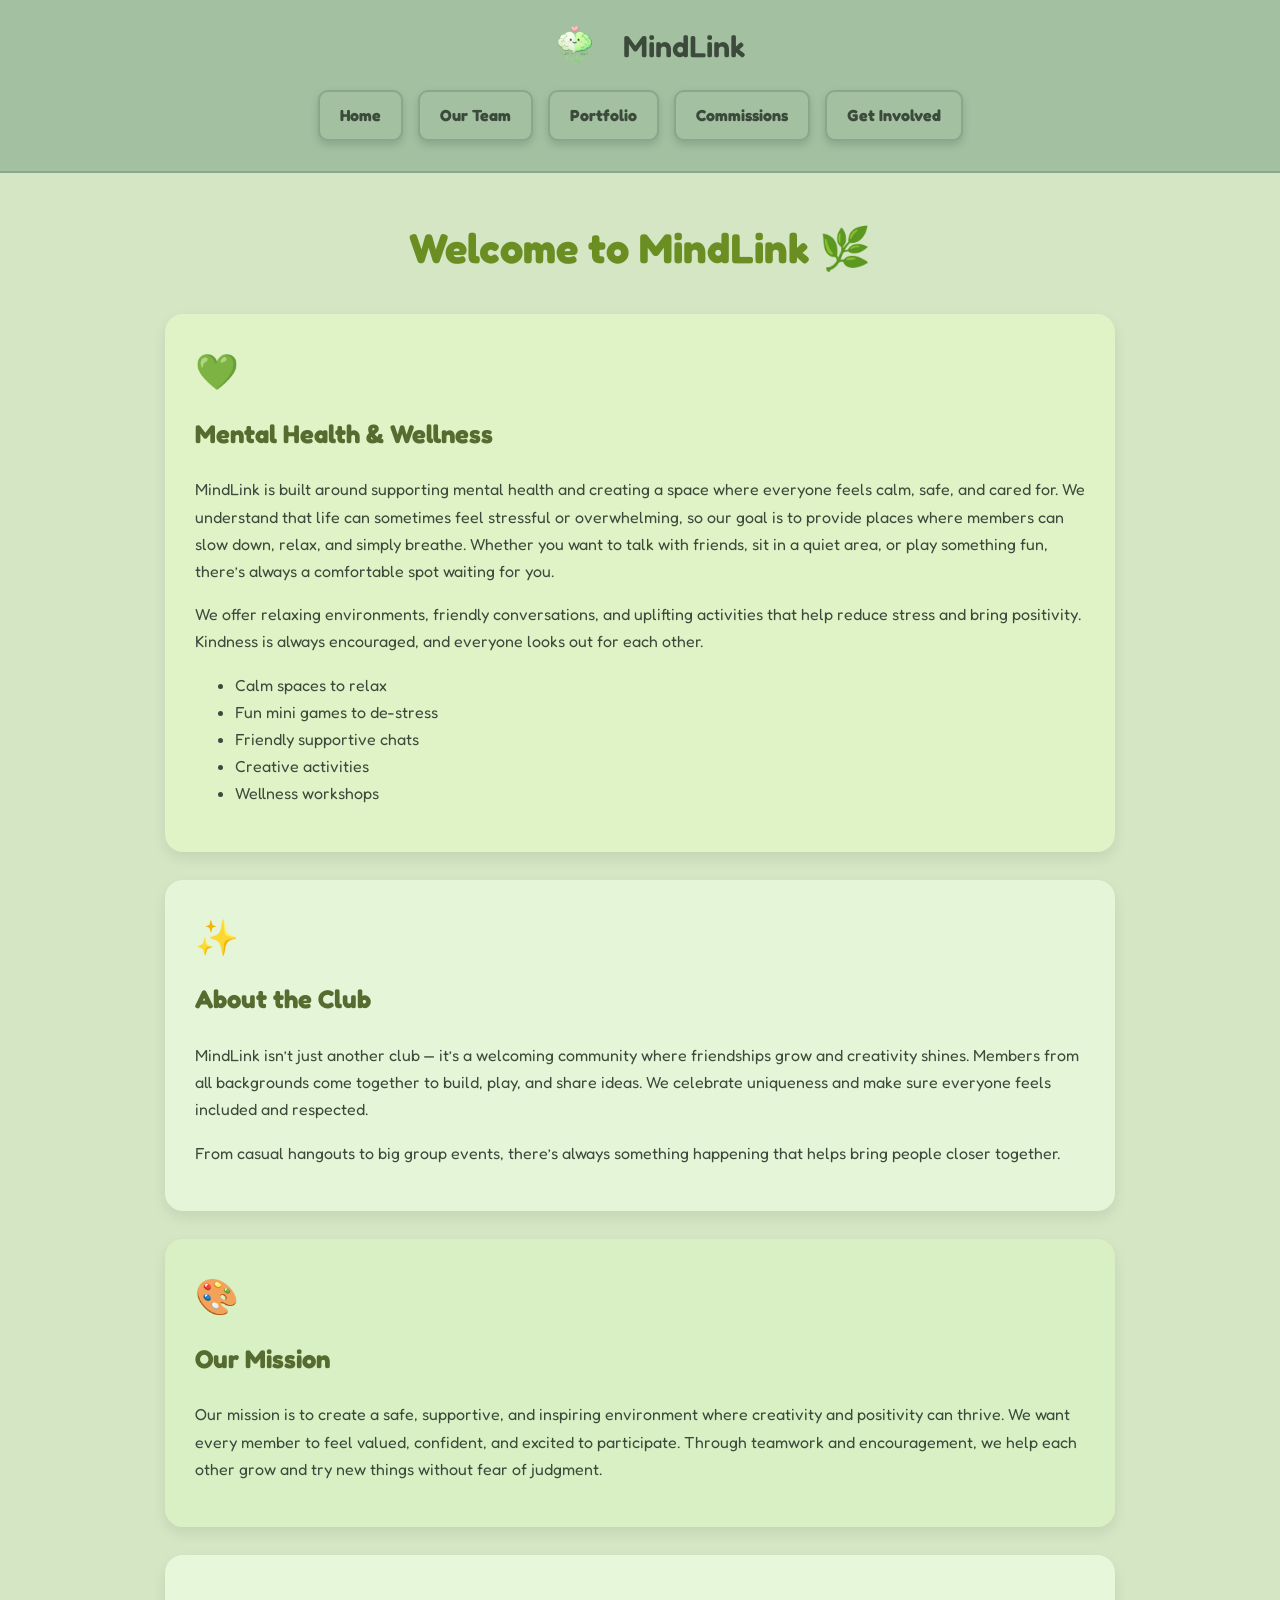
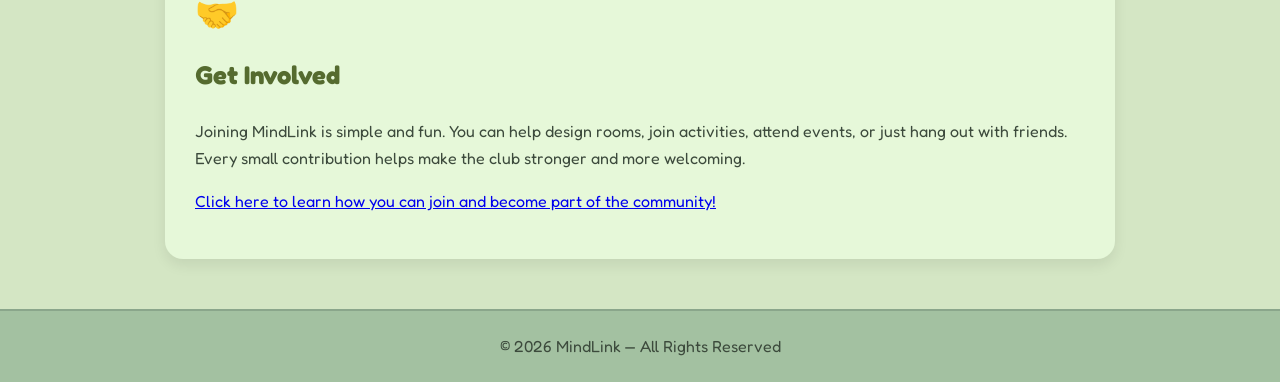
<file: MyWebsite/index.html>
<!DOCTYPE html>
<html lang="en">
<head>
<meta charset="UTF-8">
<meta name="viewport" content="width=device-width, initial-scale=1.0">
<title>MindLink | Home</title>

<link href="https://fonts.googleapis.com/css2?family=Fredoka:wght@400;500;600&display=swap" rel="stylesheet">

<style>
/* ========= BASE ========= */
body{
  font-family:'Fredoka', sans-serif;
  background:#d4e6c4;
  margin:0;
  color:#3c4a3c;
  line-height:1.7;
}

/* ========= NAV ========= */
nav{
  background:#a3c1a1; /* homepage style navbar */
  padding:20px 0 30px;
  text-align:center;
  border-bottom:2px solid #8aa68b;
}

.logo-wrap{
  display:flex;
  justify-content:center;
  align-items:center;
  gap:10px;
  margin-bottom:18px;
}

.logo-wrap img{
  height:52px;
}

.brand{
  font-size:1.9em;
  font-weight:600;
}

/* ========= NAV BUTTONS (Updated to match Our Team) ========= */
.nav-buttons{
  display:flex;
  justify-content:center;
  gap:15px;
  flex-wrap:wrap;
}

.nav-buttons a{
  display:inline-block;
  text-decoration:none;
  background-color:#a3c1a1;       /* homepage button background */
  color:#3c4a3c;                  /* text color */
  border:2px solid #8aa68b;       /* border */
  padding:10px 20px;
  font-size:16px;
  font-weight:bold;
  border-radius:10px;
  cursor:pointer;
  box-shadow:0 4px 8px rgba(0,0,0,0.15);
  transition: all 0.3s ease;
}

.nav-buttons a:hover{
  background-color:#8aa68b;       /* hover background */
  color:#ffffff;                  /* hover text */
  transform: translateY(-2px) scale(1.05);
  box-shadow:0 6px 12px rgba(0,0,0,0.25);
}

/* ========= CONTENT ========= */
.container{
  max-width:950px;
  margin:40px auto;
  padding:0 20px;
}

h1{
  text-align:center;
  font-size:2.6em;
  color:#6b8e23;
  margin-bottom:30px;
}

/* ========= BIG BOXES ========= */
.card{
  background:#e6f8d9;
  border-radius:18px;
  padding:28px 30px;
  margin-bottom:28px;
  box-shadow:0 6px 14px rgba(0,0,0,0.08);
}

.card:nth-child(2){ background:#dff3c6; }
.card:nth-child(3){ background:#e4f5d8; }
.card:nth-child(4){ background:#d9f0c5; }

.card h2{
  margin-top:0;
  color:#556b2f;
  font-size:1.6em;
}

.icon{
  font-size:2.2em;
  margin-bottom:10px;
}

ul{
  margin-top:10px;
}

/* footer */
footer{
  text-align:center;
  background:#a3c1a1;
  padding:22px;
  border-top:2px solid #8aa68b;
  margin-top:50px;
}
</style>
</head>

<body>

<!-- ========= NAVBAR ========= -->
<nav>
  <div class="logo-wrap">
    <img src="logo.png" alt="MindLink Logo">
    <div class="brand">MindLink</div>
  </div>

  <div class="nav-buttons">
    <a href="index.html">Home</a>
    <a href="team.html">Our Team</a>
    <a href="portfolio.html">Portfolio</a>
    <a href="commissions.html">Commissions</a>
    <a href="involved.html">Get Involved</a>
  </div>
</nav>

<!-- ========= PAGE ========= -->
<div class="container">

<h1>Welcome to MindLink 🌿</h1>

<!-- BOX 1 -->
<div class="card">
<div class="icon">💚</div>
<h2>Mental Health & Wellness</h2>
<p>
MindLink is built around supporting mental health and creating a space where everyone feels calm, safe, and cared for. 
We understand that life can sometimes feel stressful or overwhelming, so our goal is to provide places where members 
can slow down, relax, and simply breathe. Whether you want to talk with friends, sit in a quiet area, or play something fun, 
there’s always a comfortable spot waiting for you.
</p>

<p>
We offer relaxing environments, friendly conversations, and uplifting activities that help reduce stress and bring positivity. 
Kindness is always encouraged, and everyone looks out for each other.
</p>

<ul>
<li>Calm spaces to relax</li>
<li>Fun mini games to de-stress</li>
<li>Friendly supportive chats</li>
<li>Creative activities</li>
<li>Wellness workshops</li>
</ul>
</div>

<!-- BOX 2 -->
<div class="card">
<div class="icon">✨</div>
<h2>About the Club</h2>
<p>
MindLink isn’t just another club — it’s a welcoming community where friendships grow and creativity shines. 
Members from all backgrounds come together to build, play, and share ideas. We celebrate uniqueness and make sure 
everyone feels included and respected.
</p>

<p>
From casual hangouts to big group events, there’s always something happening that helps bring people closer together.
</p>
</div>

<!-- BOX 3 -->
<div class="card">
<div class="icon">🎨</div>
<h2>Our Mission</h2>
<p>
Our mission is to create a safe, supportive, and inspiring environment where creativity and positivity can thrive. 
We want every member to feel valued, confident, and excited to participate. Through teamwork and encouragement, 
we help each other grow and try new things without fear of judgment.
</p>
</div>

<!-- BOX 4 -->
<div class="card">
<div class="icon">🤝</div>
<h2>Get Involved</h2>
<p>
Joining MindLink is simple and fun. You can help design rooms, join activities, attend events, or just hang out with friends. 
Every small contribution helps make the club stronger and more welcoming.
</p>

<p>
<a href="involved.html">Click here to learn how you can join and become part of the community!</a>
</p>
</div>

</div>

<footer>
© 2026 MindLink — All Rights Reserved
</footer>

</body>
</html>
</file>
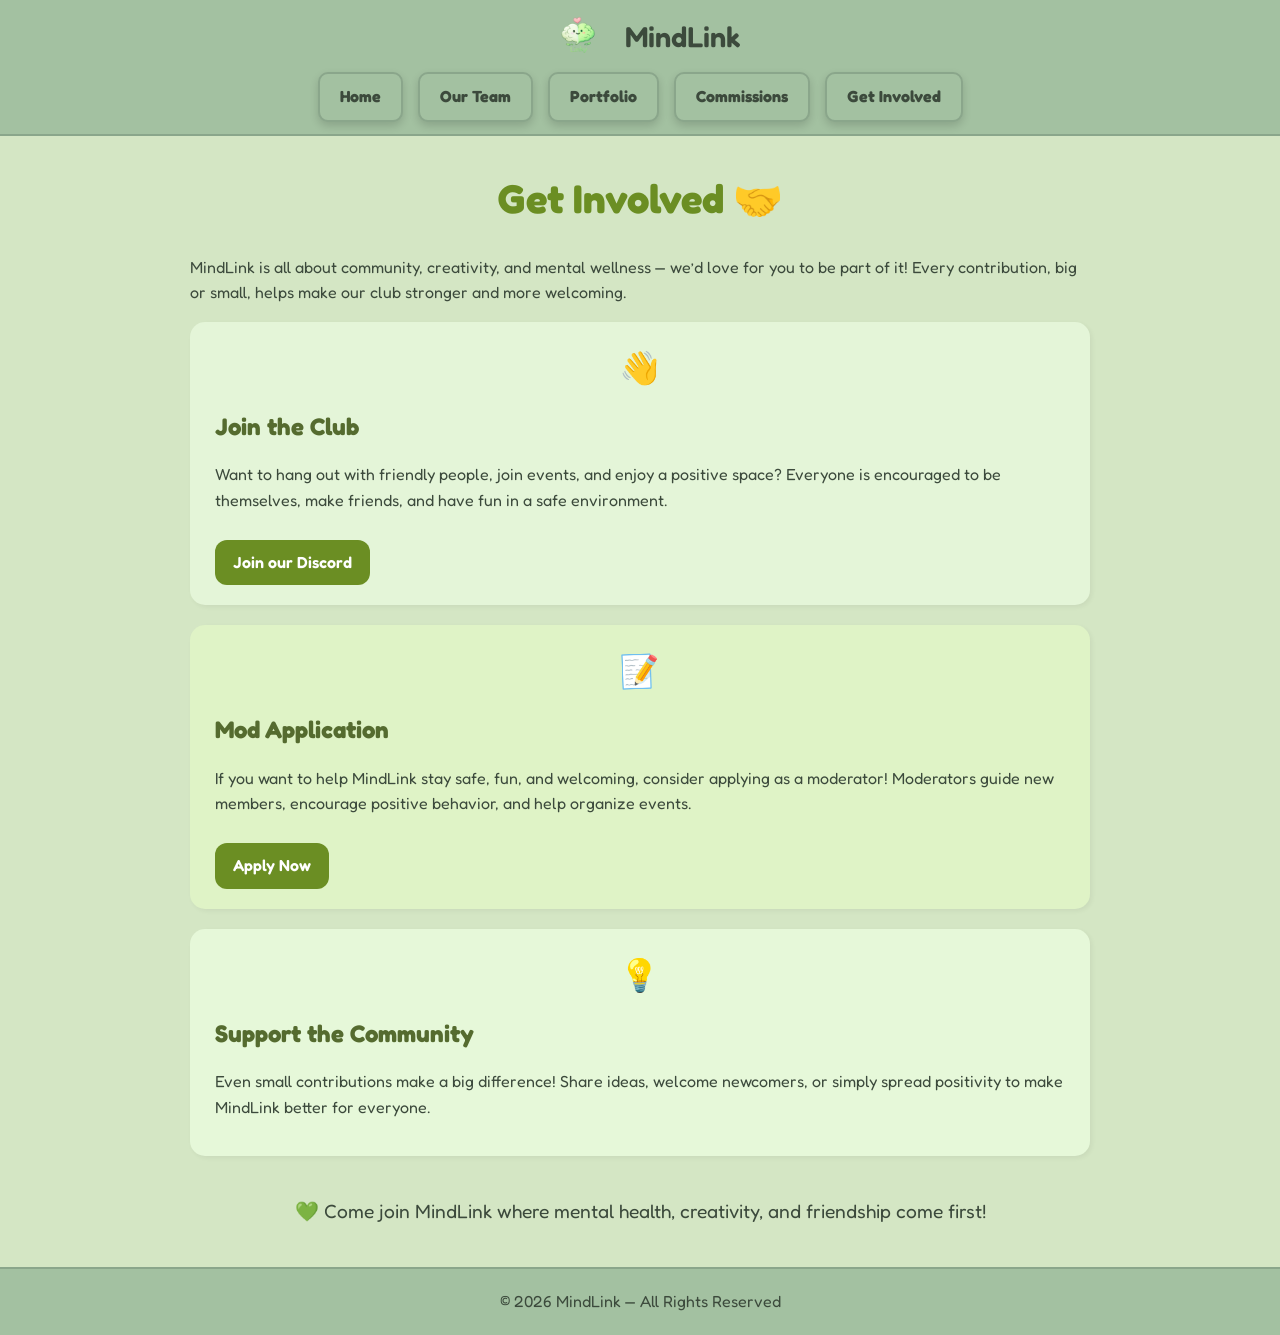
<file: MyWebsite/involved.html>
<!DOCTYPE html>
<html lang="en">
<head>
<meta charset="UTF-8">
<meta name="viewport" content="width=device-width, initial-scale=1.0">
<title>MindLink | Get Involved</title>
<link href="https://fonts.googleapis.com/css2?family=Fredoka:wght@400;500;600&display=swap" rel="stylesheet">

<style>
/* --- General Body --- */
body {
  font-family:'Fredoka', sans-serif;
  background:#d4e6c4;
  margin:0;
  color:#3c4a3c;
  line-height:1.6;
}
a { color:#6b8e23; text-decoration:none; }
a:hover { text-decoration:underline; }

/* --- Navigation --- */
nav {
  display:flex;
  flex-direction:column;
  align-items:center;
  padding:12px 20px;
  background:#a3c1a1;
  border-bottom:2px solid #8aa68b;
  font-weight:600;
}
nav .logo-wrap { display:flex; align-items:center; margin-bottom:10px; }
nav .logo-wrap img { height:50px; margin-right:10px; transform:rotate(-3deg); }
nav .brand { font-size:1.8em; color:#3c4a3c; }

/* --- Nav Buttons (Updated to match homepage style) --- */
.nav-buttons {
  display:flex;
  justify-content:center;
  gap:15px;
  flex-wrap:wrap;
}

.nav-buttons a {
  display:inline-block;
  text-decoration:none;
  background-color:#a3c1a1;       /* button background */
  color:#3c4a3c;                  /* text color */
  border:2px solid #8aa68b;       /* border */
  padding:10px 20px;
  font-size:16px;
  font-weight:bold;
  border-radius:10px;
  cursor:pointer;
  box-shadow:0 4px 8px rgba(0,0,0,0.15);
  transition: all 0.3s ease;
}

.nav-buttons a:hover {
  background-color:#8aa68b;       /* hover background */
  color:#ffffff;                  /* hover text */
  transform: translateY(-2px) scale(1.05);
  box-shadow:0 6px 12px rgba(0,0,0,0.25);
}

/* --- Main Content --- */
.container { max-width:900px; margin:30px auto; padding:0 20px; }
h1 { font-size:2.5em; color:#6b8e23; margin-bottom:25px; text-align:center; }
h2 { font-size:1.5em; color:#556b2f; margin-top:15px; margin-bottom:10px; }

.flex-column { display:flex; flex-direction:column; gap:20px; }
.card { border-radius:15px; padding:20px 25px; box-shadow:2px 2px 5px rgba(0,0,0,0.05); }
.card:nth-child(1) { background:#e4f5d8; }
.card:nth-child(2) { background:#dff3c6; }
.card:nth-child(3) { background:#e6f8d9; }
.card .icon { display:block; font-size:2em; text-align:center; margin-bottom:10px; transform:rotate(-2deg); }

/* Buttons inside cards */
.button {
  display:inline-block;
  background:#6b8e23;
  color:#fff;
  padding:10px 18px;
  border-radius:12px;
  margin-top:10px;
  font-weight:600;
  transition: background 0.3s;
  text-decoration:none;
}
.button:hover { background:#556b2f; }

/* --- Footer --- */
footer { text-align:center; background:#a3c1a1; color:#3c4a3c; padding:20px; border-top:2px solid #8aa68b; margin-top:40px; }
</style>
</head>
<body>

<!-- NAVBAR -->
<nav>
  <div class="logo-wrap">
    <img src="logo.png" alt="MindLink Logo">
    <div class="brand">MindLink</div>
  </div>

  <div class="nav-buttons">
    <a href="index.html">Home</a>
    <a href="creators.html">Our Team</a>
    <a href="portfolio.html">Portfolio</a>
    <a href="commissions.html">Commissions</a>
    <a href="involved.html">Get Involved</a>
  </div>
</nav>

<!-- PAGE CONTENT -->
<div class="container">
  <h1>Get Involved 🤝</h1>
  <p>MindLink is all about community, creativity, and mental wellness — we’d love for you to be part of it! Every contribution, big or small, helps make our club stronger and more welcoming.</p>

  <div class="flex-column">
    <div class="card">
      <div class="icon">👋</div>
      <h2>Join the Club</h2>
      <p>Want to hang out with friendly people, join events, and enjoy a positive space? Everyone is encouraged to be themselves, make friends, and have fun in a safe environment.</p>
      <a href="https://discord.gg/JAqHMHXr52" target="_blank" class="button">Join our Discord</a>
    </div>

    <div class="card">
      <div class="icon">📝</div>
      <h2>Mod Application</h2>
      <p>If you want to help MindLink stay safe, fun, and welcoming, consider applying as a moderator! Moderators guide new members, encourage positive behavior, and help organize events.</p>
      <a href="https://docs.google.com/forms/d/e/1FAIpQLSfD69OJ214V8zVMriM_uzRXUfJ7S1RENLSs1EujWtddCPed2Q/viewform" target="_blank" class="button">Apply Now</a>
    </div>

    <div class="card">
      <div class="icon">💡</div>
      <h2>Support the Community</h2>
      <p>Even small contributions make a big difference! Share ideas, welcome newcomers, or simply spread positivity to make MindLink better for everyone.</p>
    </div>
  </div>

  <p style="text-align:center; font-size:1.2em; margin-top:40px;">💚 Come join MindLink where mental health, creativity, and friendship come first!</p>
</div>

<!-- FOOTER -->
<footer>
© 2026 MindLink — All Rights Reserved
</footer>

</body>
</html>
</file>
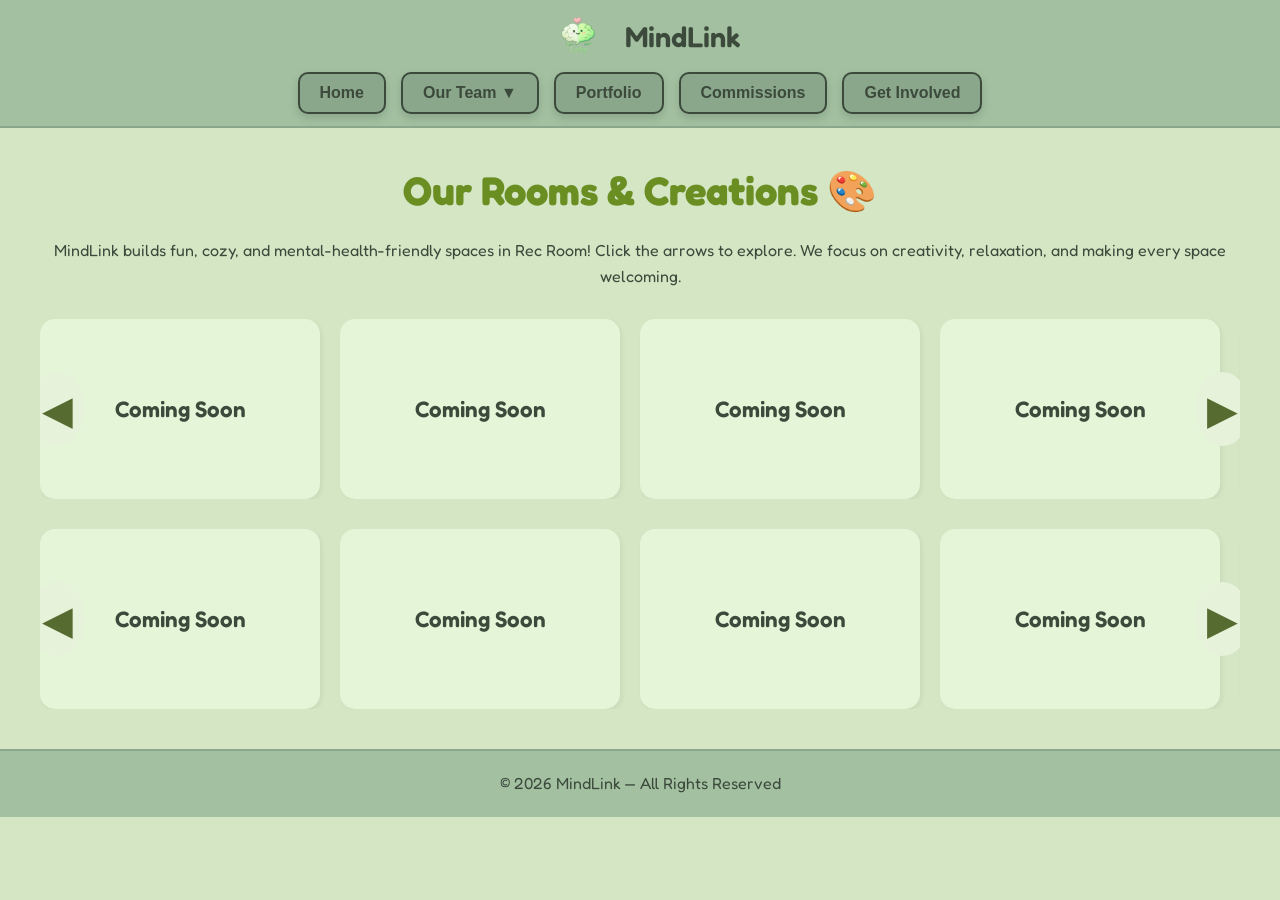
<file: MyWebsite/portfolio.html>
<!DOCTYPE html>
<html lang="en">
<head>
<meta charset="UTF-8">
<meta name="viewport" content="width=device-width, initial-scale=1.0">
<title>MindLink | Portfolio</title>
<link href="https://fonts.googleapis.com/css2?family=Fredoka:wght@400;500;600&display=swap" rel="stylesheet">
<style>
body { font-family:'Fredoka', sans-serif; background:#d4e6c4; margin:0; color:#3c4a3c; line-height:1.6; }
a { color:#6b8e23; text-decoration:none; } 
a:hover { text-decoration:underline; }

/* --- Navigation --- */
nav { display:flex; flex-direction:column; align-items:center; padding:12px 20px; background:#a3c1a1; border-bottom:2px solid #8aa68b; font-weight:600; }
nav .logo-wrap { display:flex; align-items:center; margin-bottom:10px; }
nav .logo-wrap img { height:50px; margin-right:10px; transform:rotate(-3deg); }
nav .brand { font-size:1.8em; color:#3c4a3c; }

/* --- Nav Buttons --- */
.nav-buttons { display:flex; justify-content:center; gap:15px; flex-wrap:wrap; }
.nav-buttons button, .dropbtn {
  background: #8aa68b;
  color:#3c4a3c;
  border:2px solid #3c4a3c;
  padding:10px 20px;
  font-size:16px;
  font-weight:bold;
  border-radius:10px;
  cursor:pointer;
  box-shadow:0 4px 10px rgba(0,0,0,0.15);
  transition: all 0.3s ease;
}
.nav-buttons button:hover, .dropbtn:hover {
  background:#a3c1a1;
  transform: translateY(-2px) scale(1.05);
  box-shadow:0 6px 15px rgba(0,0,0,0.25);
}

/* --- Dropdown --- */
.dropdown { position:relative; display:inline-block; }
.dropdown-content {
  display:none;
  position:absolute;
  background:#8aa68b;
  min-width:160px;
  border-radius:10px;
  overflow:hidden;
  top:110%;
  z-index:100;
}
.dropdown-content a {
  display:block;
  padding:10px;
  color:#3c4a3c;
  text-decoration:none;
  font-weight:600;
  border-bottom:1px solid #8aa68b;
}
.dropdown-content a:last-child { border-bottom:none; }
.dropdown-content.show { display:block; }

/* --- Page Content --- */
.container { max-width:1200px; margin:30px auto; padding:0 20px; text-align:center; }
h1 { font-size:2.5em; color:#6b8e23; margin-bottom:15px; }
p { font-size:1em; margin-bottom:25px; }

/* Carousel */
.carousel-container { position:relative; overflow:hidden; margin:30px 0; }
.carousel-track { display:flex; transition: transform 0.4s ease; }
.card { min-width:280px; height:180px; margin-right:20px; background:#e4f5d8; border-radius:15px; box-shadow:2px 2px 5px rgba(0,0,0,0.05); display:flex; justify-content:center; align-items:center; font-size:1.4em; font-weight:600; cursor:default; flex-shrink:0; transition: transform 0.2s, background 0.2s; }
.card:hover { transform:translateY(-5px); background:#dff3c6; }

/* Arrows */
.arrow { position:absolute; top:50%; transform:translateY(-50%); font-size:2.5em; color:#556b2f; background:#e6f2d9; border-radius:50%; padding:5px 12px; cursor:pointer; user-select:none; z-index:10; }
.arrow:hover { background:#dff3c6; }
.arrow-left { left:-10px; }
.arrow-right { right:-10px; }

footer { text-align:center; background:#a3c1a1; color:#3c4a3c; padding:20px; border-top:2px solid #8aa68b; margin-top:40px; }
</style>
</head>
<body>

<!-- NAVBAR -->
<nav>
  <div class="logo-wrap">
    <img src="logo.png" alt="MindLink Logo">
    <div class="brand">MindLink</div>
  </div>

  <div class="nav-buttons">
    <button onclick="location.href='index.html'">Home</button>
    <div class="dropdown">
      <button class="dropbtn">Our Team ▼</button>
      <div class="dropdown-content">
        <a href="club-creators.html">Club Creators</a>
        <a href="club-moderators.html">Club Moderators</a>
      </div>
    </div>
    <button onclick="location.href='portfolio.html'">Portfolio</button>
    <button onclick="location.href='commissions.html'">Commissions</button>
    <button onclick="location.href='involved.html'">Get Involved</button>
  </div>
</nav>

<div class="container">
  <h1>Our Rooms & Creations 🎨</h1>
  <p>MindLink builds fun, cozy, and mental-health-friendly spaces in Rec Room! Click the arrows to explore. We focus on creativity, relaxation, and making every space welcoming.</p>

  <!-- Carousel Row 1 -->
  <div class="carousel-container">
    <div class="arrow arrow-left" onclick="slideLeft(0)">◀</div>
    <div class="carousel-track" id="carousel0">
      <div class="card">Coming Soon</div>
      <div class="card">Coming Soon</div>
      <div class="card">Coming Soon</div>
      <div class="card">Coming Soon</div>
      <div class="card">Coming Soon</div>
      <div class="card">Coming Soon</div>
    </div>
    <div class="arrow arrow-right" onclick="slideRight(0)">▶</div>
  </div>

  <!-- Carousel Row 2 -->
  <div class="carousel-container">
    <div class="arrow arrow-left" onclick="slideLeft(1)">◀</div>
    <div class="carousel-track" id="carousel1">
      <div class="card">Coming Soon</div>
      <div class="card">Coming Soon</div>
      <div class="card">Coming Soon</div>
      <div class="card">Coming Soon</div>
      <div class="card">Coming Soon</div>
      <div class="card">Coming Soon</div>
    </div>
    <div class="arrow arrow-right" onclick="slideRight(1)">▶</div>
  </div>
</div>

<footer>
© 2026 MindLink — All Rights Reserved
</footer>

<script>
const carouselPositions = [0, 0];
const cardWidth = 300;
function slideLeft(row) {
  carouselPositions[row] = Math.min(carouselPositions[row] + cardWidth, 0);
  document.getElementById('carousel' + row).style.transform = 'translateX(' + carouselPositions[row] + 'px)';
}
function slideRight(row) {
  const track = document.getElementById('carousel' + row);
  const maxSlide = -(cardWidth * 2);
  carouselPositions[row] = Math.max(carouselPositions[row] - cardWidth, maxSlide);
  track.style.transform = 'translateX(' + carouselPositions[row] + 'px)';
}

// --- Dropdown JS ---
const dropbtn = document.querySelector('.dropbtn');
const dropdownContent = document.querySelector('.dropdown-content');

dropbtn.addEventListener('click', function(event){
  event.stopPropagation();
  dropdownContent.classList.toggle('show');
});

window.addEventListener('click', function(){
  dropdownContent.classList.remove('show');
});
</script>

</body>
</html>
</file>
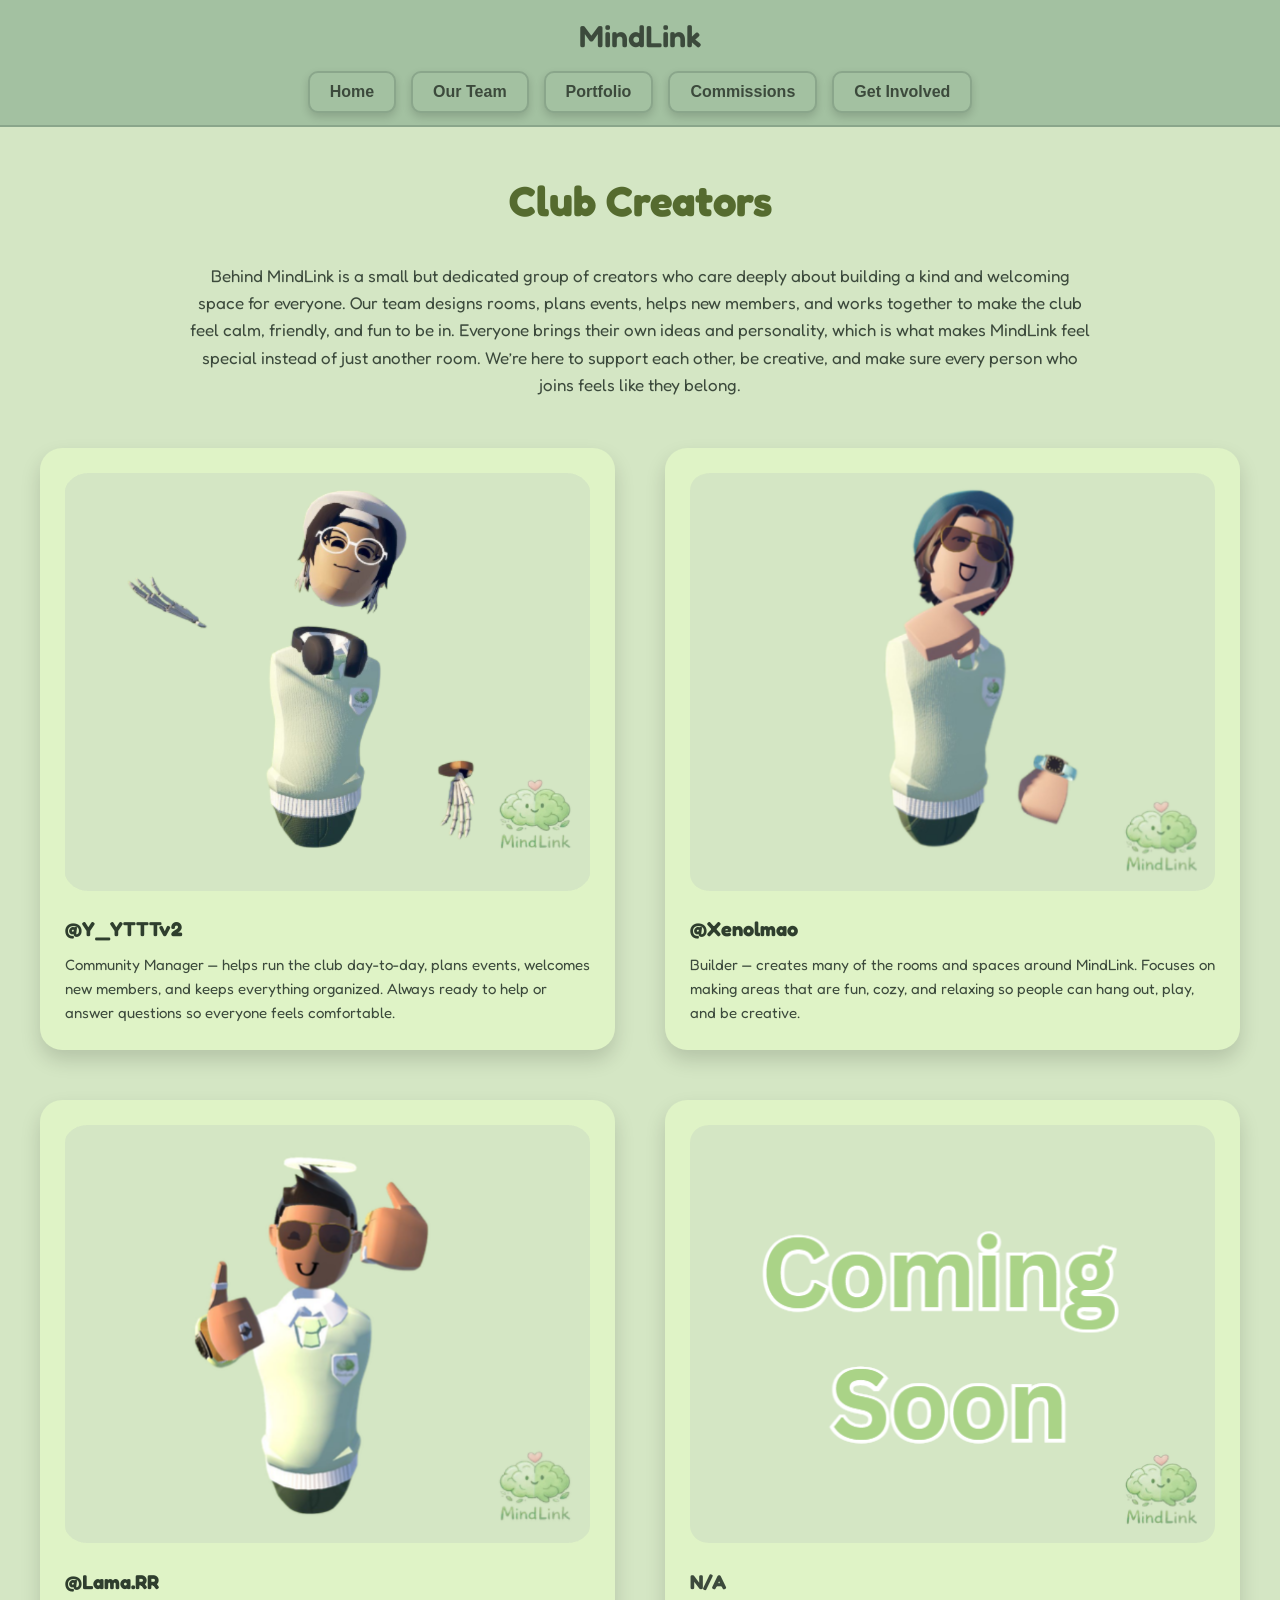
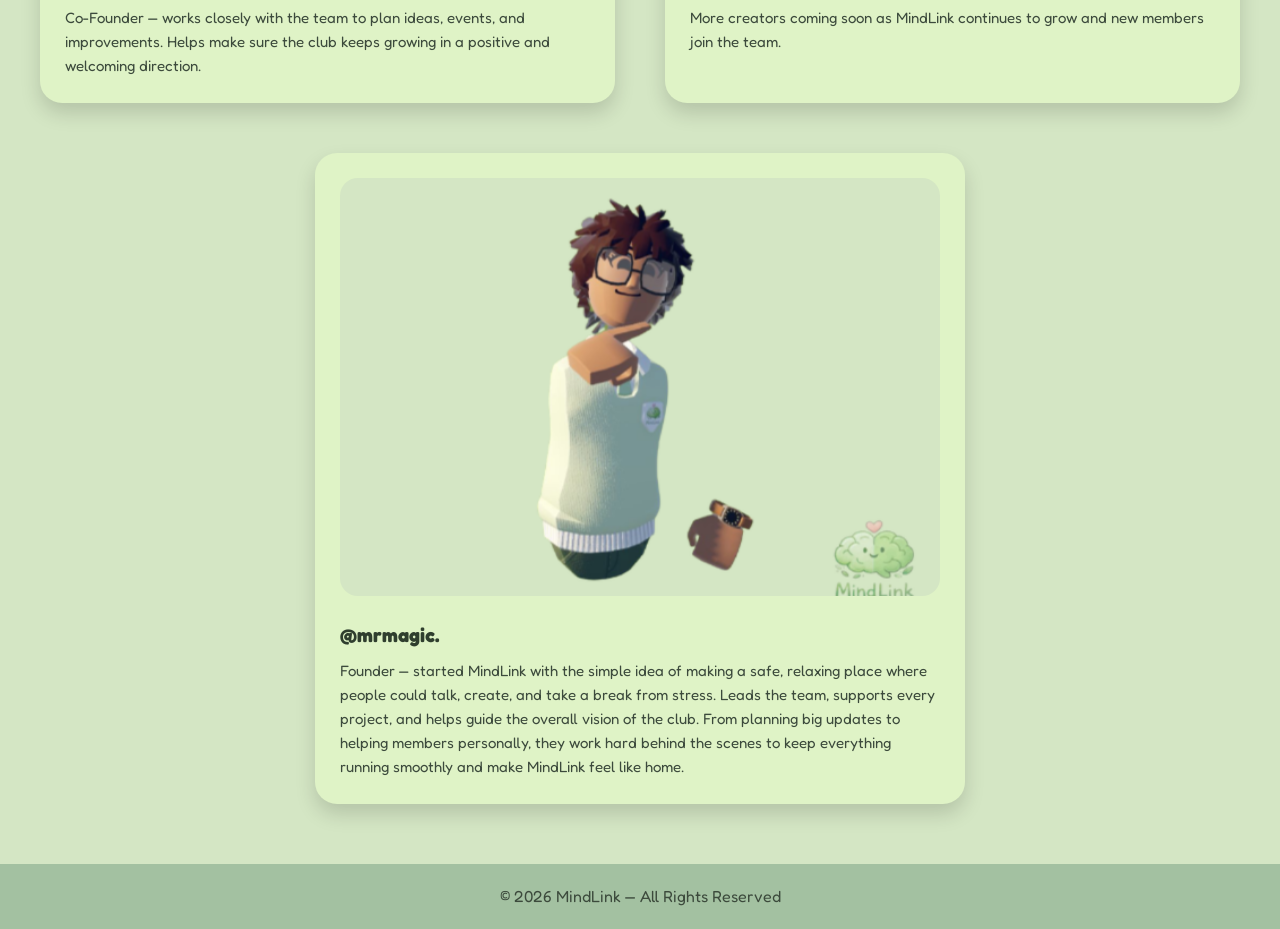
<file: MyWebsite/team.html>
<!DOCTYPE html>
<html lang="en">
<head>
<meta charset="UTF-8" />
<meta name="viewport" content="width=device-width, initial-scale=1.0"/>
<title>MindLink | Our Team</title>

<link href="https://fonts.googleapis.com/css2?family=Fredoka:wght@400;500;600&display=swap" rel="stylesheet">

<style>
/* ================= BODY ================= */
body{
  font-family:'Fredoka', sans-serif;
  background:#d4e6c4;
  margin:0;
  color:#3c4a3c;
  line-height:1.6;
}

/* ================= LINKS ================= */
a {
  color: #6b8e23;
  text-decoration: none;
  transition: color 0.3s ease;
}
a:hover {
  color: #556b2f;
  text-decoration: underline;
}

/* ================= NAVBAR ================= */
nav{
  display:flex;
  flex-direction:column;
  align-items:center;
  padding:12px 20px;
  background:#a3c1a1;
  border-bottom:2px solid #8aa68b;
}

nav .logo{
  font-size:1.9em;
  font-weight:600;
  margin-bottom:10px;
}

/* ================= NAV BUTTONS (Homepage Style) ================= */
.nav-buttons{
  display:flex;
  justify-content:center;
  gap:15px;
  flex-wrap:wrap;
}

.nav-buttons button {
  background-color: #a3c1a1;
  color: #3c4a3c;
  border: 2px solid #8aa68b;
  padding: 10px 20px;
  font-size: 16px;
  font-weight: bold;
  border-radius: 10px;
  cursor: pointer;
  box-shadow: 0 4px 8px rgba(0,0,0,0.15);
  transition: all 0.3s ease;
}

.nav-buttons button:hover {
  background-color: #8aa68b;
  color: #ffffff;
  transform: translateY(-2px) scale(1.05);
  box-shadow: 0 6px 12px rgba(0,0,0,0.25);
}

/* ================= HEADER ================= */
h1{
  text-align:center;
  font-size:42px;
  color:#556b2f;
  margin-top:40px;
}

.summary{
  max-width:900px;
  margin:20px auto 50px;
  padding:0 20px;
  text-align:center;
  font-size:17px;
}

/* ================= GRID (CARDS) ================= */
.creators{
  max-width:1200px;
  margin:0 auto 60px;
  display:grid;
  grid-template-columns:repeat(2,1fr);
  gap:50px;
  padding:0 20px;
}

.card{
  background:#dff3c6;
  padding:25px;
  border-radius:22px;
  box-shadow:0 10px 20px rgba(0,0,0,0.15);
  transition:.25s;
}

.card:hover{
  transform:translateY(-6px);
}

.card img{
  width:100%;
  height:418px;
  object-fit:cover;
  border-radius:18px;
  margin-bottom:15px;
}

.username{
  font-size:20px;
  font-weight:bold;
  margin-bottom:8px;
}

.username a{
  color:#2f3e2e;
  text-decoration:none;
}

.username a:hover{
  text-decoration:underline;
}

.desc{
  font-size:15px;
}

.founder{
  grid-column:1/-1;
  max-width:600px;
  margin:auto;
}

/* ================= FOOTER ================= */
footer{
  text-align:center;
  background:#a3c1a1;
  padding:20px;
}

/* ================= RESPONSIVE ================= */
@media (max-width:600px){
  .nav-buttons{
    flex-direction:column;
    gap:10px;
  }
  .creators{
    grid-template-columns:1fr;
    gap:30px;
  }
}
</style>
</head>

<body>

<!-- ================= NAVBAR ================= -->
<nav>
  <div class="logo">MindLink</div>
  <div class="nav-buttons">
    <button onclick="location.href='index.html'">Home</button>
    <button onclick="location.href='team.html'">Our Team</button>
    <button onclick="location.href='portfolio.html'">Portfolio</button>
    <button onclick="location.href='commissions.html'">Commissions</button>
    <button onclick="location.href='involved.html'">Get Involved</button>
  </div>
</nav>

<!-- ================= HEADER ================= -->
<h1>Club Creators</h1>

<p class="summary">
Behind MindLink is a small but dedicated group of creators who care deeply about building a
kind and welcoming space for everyone. Our team designs rooms, plans events, helps new members,
and works together to make the club feel calm, friendly, and fun to be in. Everyone brings their own
ideas and personality, which is what makes MindLink feel special instead of just another room.
We’re here to support each other, be creative, and make sure every person who joins feels like they belong.
</p>

<!-- ================= CARDS ================= -->
<section class="creators">

  <div class="card">
    <img src="mildflips.png" alt="Y_YTTTv2">
    <div class="username">
      <a href="https://rec.net/user/Y_YTTTv2" target="_blank">@Y_YTTTv2</a>
    </div>
    <div class="desc">
      Community Manager — helps run the club day-to-day, plans events, welcomes new members,
      and keeps everything organized. Always ready to help or answer questions so everyone feels comfortable.
    </div>
  </div>

  <div class="card">
    <img src="user2.png" alt="Xenolmao">
    <div class="username">
      <a href="https://rec.net/user/Xenolmao" target="_blank">@Xenolmao</a>
    </div>
    <div class="desc">
      Builder — creates many of the rooms and spaces around MindLink. Focuses on making areas
      that are fun, cozy, and relaxing so people can hang out, play, and be creative.
    </div>
  </div>

  <div class="card">
    <img src="user3.png" alt="Lama.RR">
    <div class="username">
      <a href="https://rec.net/user/Lama.RR" target="_blank">@Lama.RR</a>
    </div>
    <div class="desc">
      Co-Founder — works closely with the team to plan ideas, events, and improvements.
      Helps make sure the club keeps growing in a positive and welcoming direction.
    </div>
  </div>

  <div class="card">
    <img src="user4.png" alt="Coming Soon">
    <div class="username">N/A</div>
    <div class="desc">
      More creators coming soon as MindLink continues to grow and new members join the team.
    </div>
  </div>

  <div class="card founder">
    <img src="user5.png" alt="mrmagic">
    <div class="username">
      <a href="https://rec.net/user/mrmagic" target="_blank">@mrmagic.</a>
    </div>
    <div class="desc">
      Founder — started MindLink with the simple idea of making a safe, relaxing place where people
      could talk, create, and take a break from stress. Leads the team, supports every project, and helps
      guide the overall vision of the club. From planning big updates to helping members personally,
      they work hard behind the scenes to keep everything running smoothly and make MindLink feel like home.
    </div>
  </div>

</section>

<footer>
© 2026 MindLink — All Rights Reserved
</footer>

</body>
</html>
</file>
